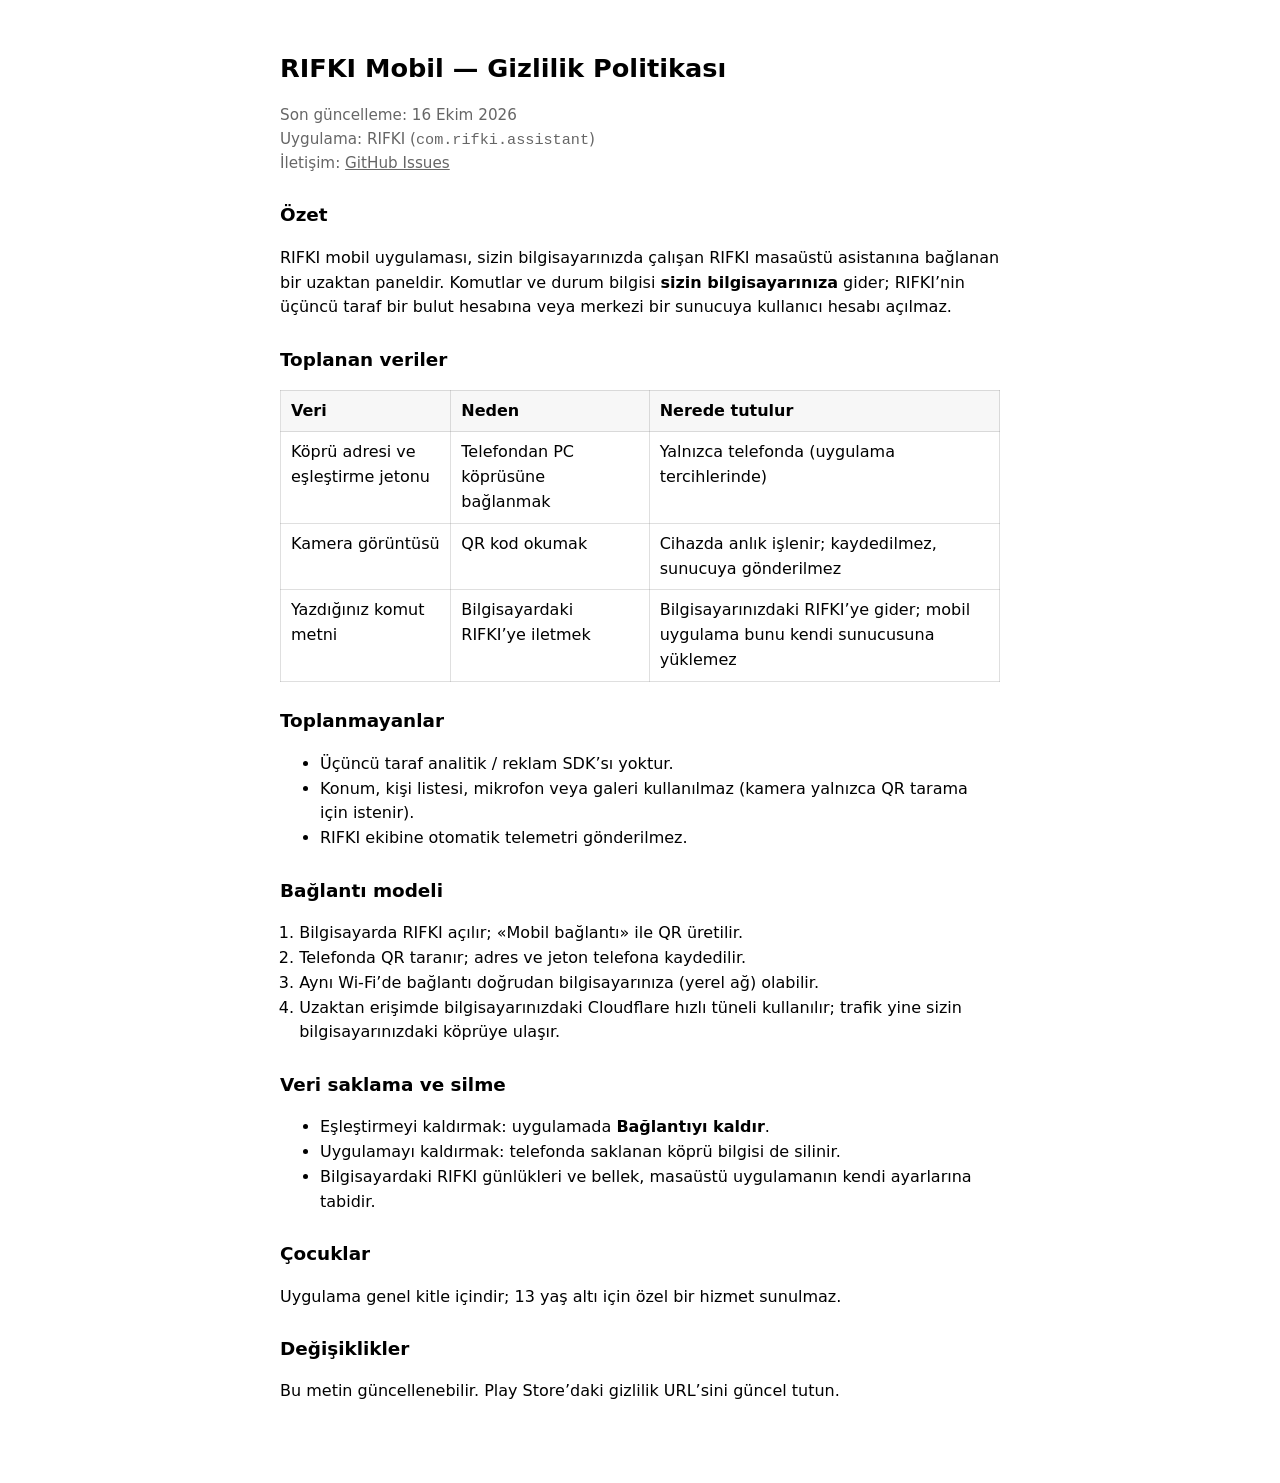
<file: docs/index.html>
<!DOCTYPE html>
<html lang="tr">
<head>
  <meta charset="utf-8" />
  <meta http-equiv="refresh" content="0; url=privacy.html" />
  <title>RIFKI Docs</title>
  <link rel="canonical" href="privacy.html" />
</head>
<body>
  <p><a href="privacy.html">RIFKI Mobil Gizlilik Politikası</a></p>
</body>
</html>
</file>
